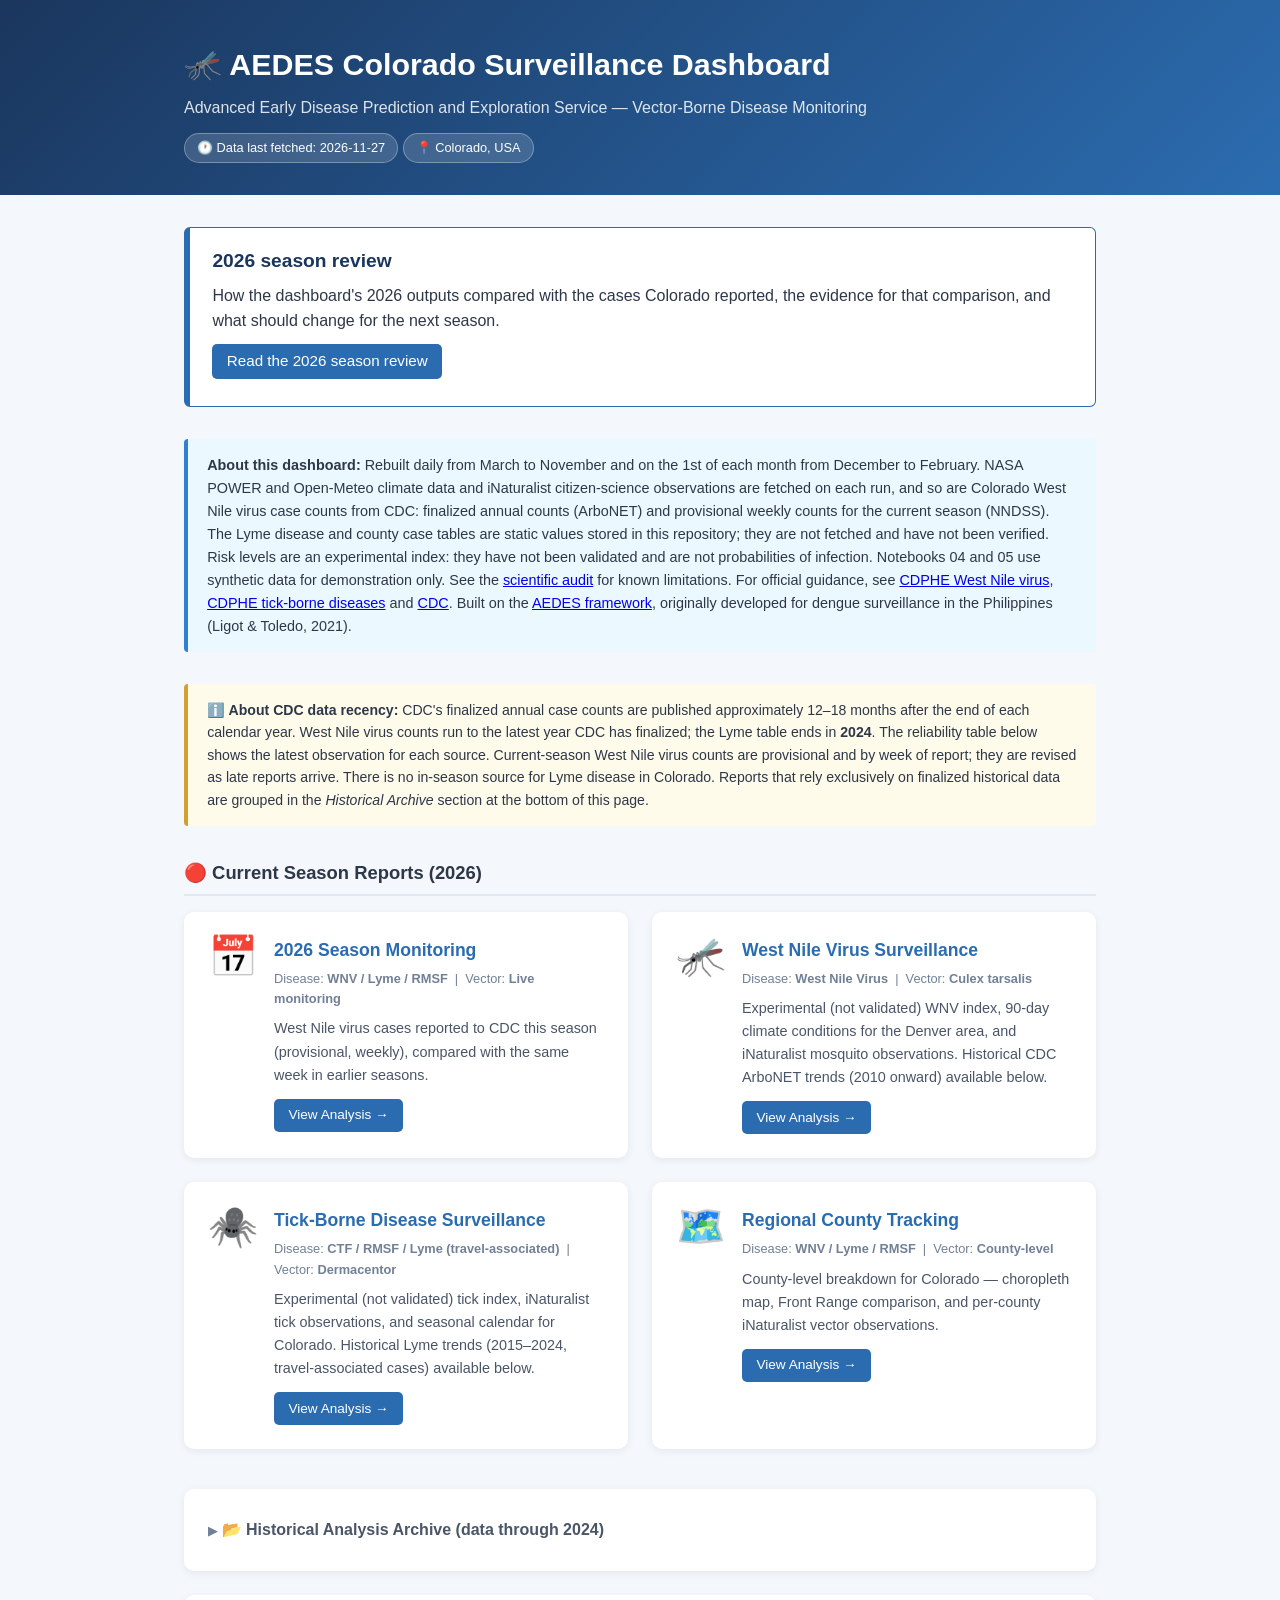
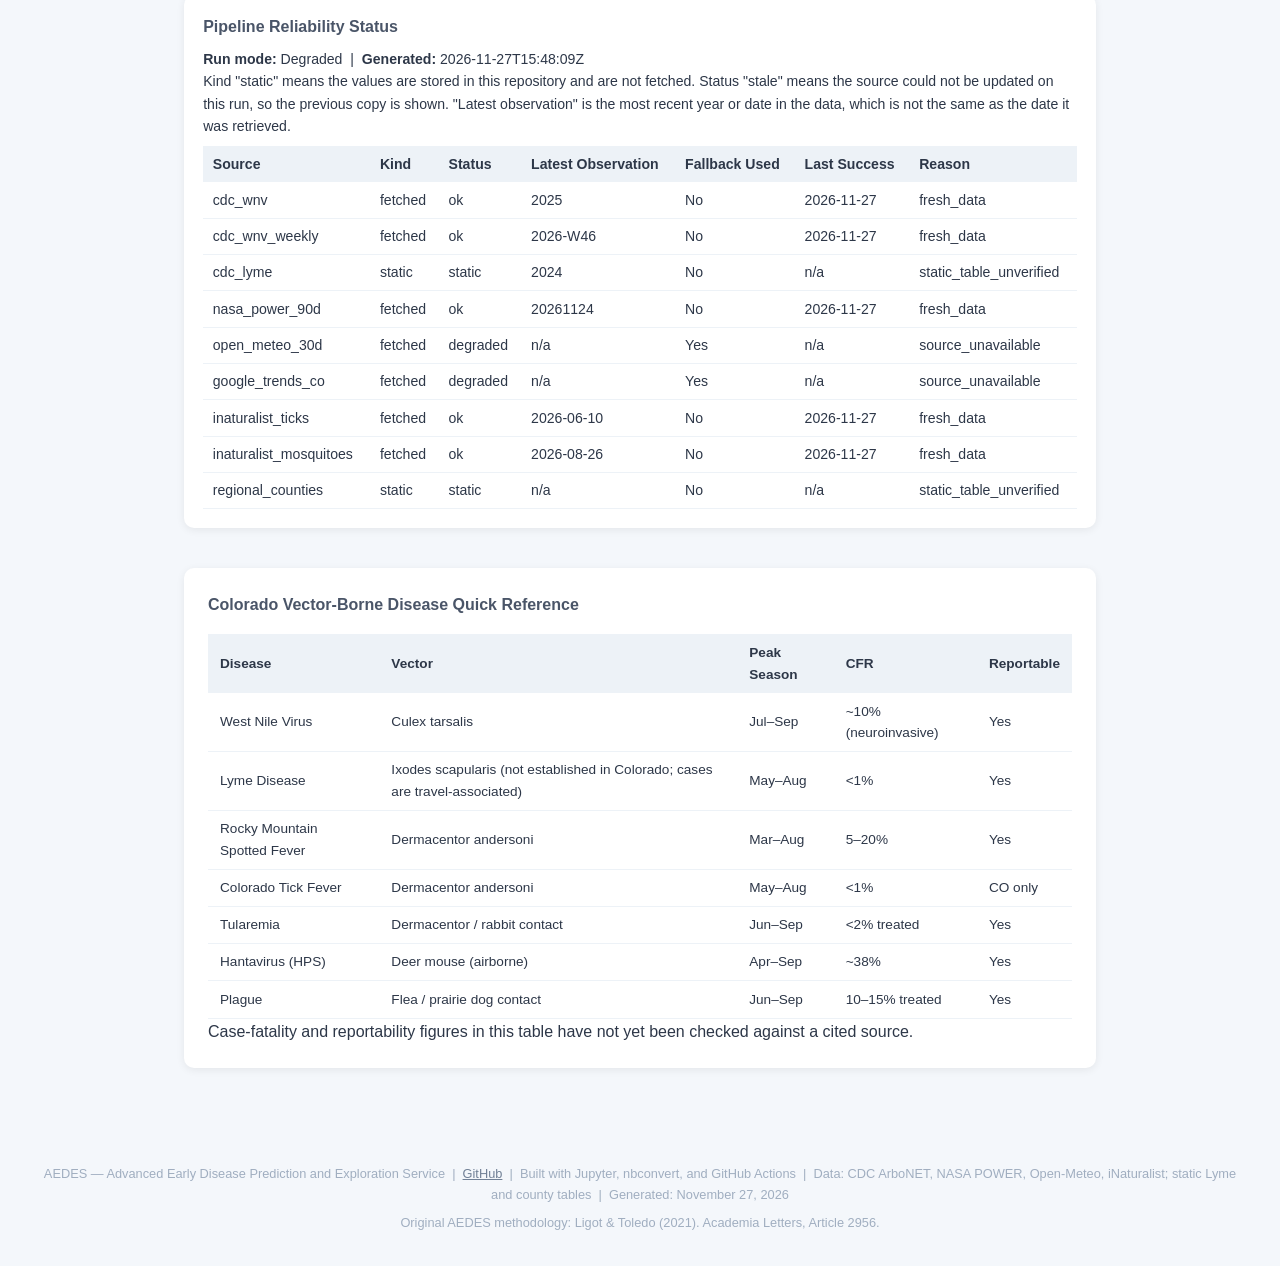
<file: index.html>
<!DOCTYPE html>
<html lang="en">
<head>
  <meta charset="UTF-8">
  <meta name="viewport" content="width=device-width, initial-scale=1.0">
  <title>AEDES — Colorado Vector-Borne Disease Surveillance</title>
  <style>
    *, *::before, *::after { box-sizing: border-box; margin: 0; padding: 0; }

    body {
      font-family: -apple-system, BlinkMacSystemFont, 'Segoe UI', Roboto, sans-serif;
      background: #f4f7fb;
      color: #2d3748;
      line-height: 1.6;
    }

    header {
      background: linear-gradient(135deg, #1a365d 0%, #2b6cb0 100%);
      color: white;
      padding: 2.5rem 2rem 2rem;
    }
    header h1 { font-size: 1.9rem; font-weight: 700; }
    header p  { opacity: 0.85; margin-top: 0.4rem; font-size: 1rem; }
    .badge {
      display: inline-block;
      background: rgba(255,255,255,0.15);
      border: 1px solid rgba(255,255,255,0.3);
      border-radius: 20px;
      padding: 0.25rem 0.75rem;
      font-size: 0.8rem;
      margin-top: 0.75rem;
    }

    .container { max-width: 960px; margin: 0 auto; padding: 2rem 1.5rem; }

    .alert {
      background: #ebf8ff;
      border-left: 4px solid #3182ce;
      border-radius: 4px;
      padding: 0.9rem 1.2rem;
      margin-bottom: 2rem;
      font-size: 0.9rem;
    }

    .review-callout {
      background: white;
      border: 1px solid #2b6cb0;
      border-left-width: 6px;
      border-radius: 6px;
      padding: 1.1rem 1.4rem;
      margin-bottom: 2rem;
    }
    .review-callout h2 { font-size: 1.2rem; color: #1a365d; margin-bottom: 0.4rem; }
    .review-callout p { margin-bottom: 0.6rem; }
    .review-callout .btn { font-size: 0.95rem; }

    .data-note {
      background: #fffbeb;
      border-left: 4px solid #d69e2e;
      border-radius: 4px;
      padding: 0.9rem 1.2rem;
      margin-bottom: 2rem;
      font-size: 0.88rem;
    }

    .section-heading {
      font-size: 1.15rem;
      font-weight: 600;
      color: #2d3748;
      margin: 2rem 0 1rem;
      padding-bottom: 0.4rem;
      border-bottom: 2px solid #e2e8f0;
    }

    .grid { display: grid; grid-template-columns: repeat(auto-fill, minmax(400px, 1fr)); gap: 1.5rem; }

    .card {
      background: white;
      border-radius: 10px;
      box-shadow: 0 2px 8px rgba(0,0,0,0.07);
      display: flex;
      gap: 1rem;
      padding: 1.5rem;
      transition: box-shadow 0.2s;
    }
    .card:hover { box-shadow: 0 4px 16px rgba(0,0,0,0.13); }
    .card-archive { opacity: 0.88; border: 1px solid #e2e8f0; box-shadow: none; }
    .card-icon { font-size: 2.5rem; flex-shrink: 0; line-height: 1; }
    .card-body h2 { font-size: 1.1rem; margin-bottom: 0.3rem; }
    .card-body h2 a { color: #2b6cb0; text-decoration: none; }
    .card-body h2 a:hover { text-decoration: underline; }
    .card-body .meta { font-size: 0.8rem; color: #718096; margin-bottom: 0.5rem; }
    .card-body p { font-size: 0.9rem; color: #4a5568; margin-bottom: 0.75rem; }
    .archive-badge {
      display: inline-block;
      background: #faf5e4;
      border: 1px solid #d69e2e;
      border-radius: 12px;
      padding: 0.15rem 0.6rem;
      font-size: 0.78rem;
      color: #744210;
      margin-bottom: 0.5rem;
    }
    .btn {
      display: inline-block;
      background: #2b6cb0;
      color: white;
      padding: 0.35rem 0.9rem;
      border-radius: 5px;
      font-size: 0.85rem;
      text-decoration: none;
    }
    .btn:hover { background: #2c5282; }

    .no-data { color: #718096; font-style: italic; padding: 1rem 0; }

    .archive-section {
      margin-top: 2.5rem;
      background: white;
      border-radius: 10px;
      padding: 1.5rem;
      box-shadow: 0 2px 8px rgba(0,0,0,0.07);
    }
    .archive-section summary {
      cursor: pointer;
      list-style: none;
      padding: 0.25rem 0;
    }
    .archive-section summary::-webkit-details-marker { display: none; }
    .archive-section summary::before {
      content: '▶ ';
      font-size: 0.8em;
      color: #718096;
    }
    .archive-section[open] summary::before { content: '▼ '; }
    .archive-heading {
      display: inline;
      font-size: 1rem;
      font-weight: 600;
      color: #4a5568;
    }
    .archive-note {
      font-size: 0.85rem;
      color: #718096;
      margin: 0.75rem 0 1.25rem;
    }

    .disease-key {
      margin-top: 2.5rem;
      background: white;
      border-radius: 10px;
      padding: 1.5rem;
      box-shadow: 0 2px 8px rgba(0,0,0,0.07);
    }
    .reliability {
      margin-top: 1.5rem;
      background: white;
      border-radius: 10px;
      padding: 1.2rem;
      box-shadow: 0 2px 8px rgba(0,0,0,0.07);
      font-size: 0.88rem;
    }
    .reliability h3 { font-size: 1rem; margin-bottom: 0.5rem; color: #4a5568; }
    .reliability table { width: 100%; border-collapse: collapse; margin-top: 0.5rem; }
    .reliability th { background: #edf2f7; text-align: left; padding: 0.45rem 0.6rem; }
    .reliability td { padding: 0.4rem 0.6rem; border-bottom: 1px solid #edf2f7; }
    .disease-key h3 { font-size: 1rem; font-weight: 600; margin-bottom: 1rem; color: #4a5568; }
    .disease-key table { width: 100%; border-collapse: collapse; font-size: 0.85rem; }
    .disease-key th { background: #edf2f7; text-align: left; padding: 0.5rem 0.75rem; }
    .disease-key td { padding: 0.45rem 0.75rem; border-bottom: 1px solid #edf2f7; }

    footer {
      text-align: center;
      padding: 2rem;
      font-size: 0.8rem;
      color: #a0aec0;
      margin-top: 2rem;
    }
    footer a { color: #718096; }
  </style>
</head>
<body>

<header>
  <div class="container" style="padding-top:0; padding-bottom:0;">
    <h1>🦟 AEDES Colorado Surveillance Dashboard</h1>
    <p>Advanced Early Disease Prediction and Exploration Service — Vector-Borne Disease Monitoring</p>
    <span class="badge">🕐 Data last fetched: 2026-11-27</span>
    <span class="badge">📍 Colorado, USA</span>
  </div>
</header>

<div class="container">

  <section class="review-callout" aria-labelledby="season-review-heading">
    <h2 id="season-review-heading">2026 season review</h2>
    <p>How the dashboard's 2026 outputs compared with the cases Colorado reported, the evidence for
    that comparison, and what should change for the next season.</p>
    <p><a class="btn" href="2026-season-review.html">Read the 2026 season review</a></p>
  </section>

  <div class="alert">
    <strong>About this dashboard:</strong> Rebuilt daily from March to November and on the 1st of each month from December to February. NASA POWER and Open-Meteo climate data and
    iNaturalist citizen-science observations are fetched on each run, and so are Colorado West Nile virus
    case counts from CDC: finalized annual counts (ArboNET) and provisional weekly counts for the current
    season (NNDSS). The Lyme disease and county case tables are static values stored in this
    repository; they are not fetched and have not been verified.
    Risk levels are an experimental index: they have not been validated and are not probabilities of
    infection. Notebooks 04 and 05 use synthetic data for demonstration only.
    See the <a href="https://github.com/mgifford/aedesproject-uif/blob/main/docs/SCIENTIFIC-AUDIT.md">scientific audit</a> for known limitations.
    For official guidance, see
    <a href="https://cdphe.colorado.gov/communicable/animal-related-diseases/west-nile-virus">CDPHE West Nile virus</a>,
    <a href="https://cdphe.colorado.gov/communicable/animal-related-diseases/tick-borne-diseases">CDPHE tick-borne diseases</a>
    and <a href="https://www.cdc.gov/west-nile-virus/index.html">CDC</a>.
    Built on the <a href="https://github.com/mgifford/aedesproject-uif">AEDES framework</a>,
    originally developed for dengue surveillance in the Philippines (Ligot &amp; Toledo, 2021).
  </div>

  <div class="data-note">
    <strong>ℹ️ About CDC data recency:</strong>
    CDC's finalized annual case counts are published approximately 12–18 months after the end of each
    calendar year. West Nile virus counts run to the latest year CDC has finalized; the Lyme table ends in
    <strong>2024</strong>. The reliability table below shows the latest observation for each source.
    Current-season West Nile virus counts are provisional and by week of report; they are revised as late
    reports arrive. There is no in-season source for Lyme disease in Colorado.
    Reports that rely exclusively on finalized historical data are grouped in the
    <em>Historical Archive</em> section at the bottom of this page.
  </div>

  <h2 class="section-heading">🔴 Current Season Reports (2026)</h2>
  <div class="grid">
    
        <div class="card">
          <div class="card-icon">📅</div>
          <div class="card-body">
            <h2><a href="notebooks/06_current_season_monitoring.html">2026 Season Monitoring</a></h2>
            <p class="meta">Disease: <strong>WNV / Lyme / RMSF</strong> &nbsp;|&nbsp; Vector: <strong>Live monitoring</strong></p>
            
            <p>West Nile virus cases reported to CDC this season (provisional, weekly), compared with the same week in earlier seasons.</p>
            <a href="notebooks/06_current_season_monitoring.html" class="btn">View Analysis →</a>
          </div>
        </div>

        <div class="card">
          <div class="card-icon">🦟</div>
          <div class="card-body">
            <h2><a href="notebooks/01_west_nile_virus_surveillance.html">West Nile Virus Surveillance</a></h2>
            <p class="meta">Disease: <strong>West Nile Virus</strong> &nbsp;|&nbsp; Vector: <strong>Culex tarsalis</strong></p>
            
            <p>Experimental (not validated) WNV index, 90-day climate conditions for the Denver area, and iNaturalist mosquito observations. Historical CDC ArboNET trends (2010 onward) available below.</p>
            <a href="notebooks/01_west_nile_virus_surveillance.html" class="btn">View Analysis →</a>
          </div>
        </div>

        <div class="card">
          <div class="card-icon">🕷️</div>
          <div class="card-body">
            <h2><a href="notebooks/02_tick_disease_surveillance.html">Tick-Borne Disease Surveillance</a></h2>
            <p class="meta">Disease: <strong>CTF / RMSF / Lyme (travel-associated)</strong> &nbsp;|&nbsp; Vector: <strong>Dermacentor</strong></p>
            
            <p>Experimental (not validated) tick index, iNaturalist tick observations, and seasonal calendar for Colorado. Historical Lyme trends (2015–2024, travel-associated cases) available below.</p>
            <a href="notebooks/02_tick_disease_surveillance.html" class="btn">View Analysis →</a>
          </div>
        </div>

        <div class="card">
          <div class="card-icon">🗺️</div>
          <div class="card-body">
            <h2><a href="notebooks/07_regional_tracking.html">Regional County Tracking</a></h2>
            <p class="meta">Disease: <strong>WNV / Lyme / RMSF</strong> &nbsp;|&nbsp; Vector: <strong>County-level</strong></p>
            
            <p>County-level breakdown for Colorado — choropleth map, Front Range comparison, and per-county iNaturalist vector observations.</p>
            <a href="notebooks/07_regional_tracking.html" class="btn">View Analysis →</a>
          </div>
        </div>
  </div>

  
  <section aria-label="Historical analysis archive">
    <details class="archive-section">
      <summary>
        <h2 class="archive-heading">📂 Historical Analysis Archive (data through 2024)</h2>
      </summary>
      <p class="archive-note">
        These notebooks use CDC finalized annual case data, which is published with a 12–18 month lag.
        The most recent finalized year is <strong>2024</strong>.
        They are preserved here for historical context and methodological reference.
      </p>
      <div class="grid">
        
        <div class="card  card-archive">
          <div class="card-icon">🌡️</div>
          <div class="card-body">
            <h2><a href="notebooks/04_climate_disease_correlation.html">Climate–Disease Correlation</a></h2>
            <p class="meta">Disease: <strong>WNV / Lyme</strong> &nbsp;|&nbsp; Vector: <strong>Climate-driven</strong></p>
            <span class="archive-badge">📂 Historical data (through 2024)</span>
            <p>Feature engineering with Growing Degree Days, winter survival risk, and correlation between climate variables and disease incidence.</p>
            <a href="notebooks/04_climate_disease_correlation.html" class="btn">View Analysis →</a>
          </div>
        </div>

        <div class="card  card-archive">
          <div class="card-icon">📈</div>
          <div class="card-body">
            <h2><a href="notebooks/05_climate_change_impact_analysis.html">Climate Change Impact Analysis</a></h2>
            <p class="meta">Disease: <strong>WNV / Lyme / RMSF</strong> &nbsp;|&nbsp; Vector: <strong>Multi-vector</strong></p>
            <span class="archive-badge">📂 Historical data (through 2024)</span>
            <p>Long-term climate trends, projected vector range expansion, and future risk scoring under warming scenarios.</p>
            <a href="notebooks/05_climate_change_impact_analysis.html" class="btn">View Analysis →</a>
          </div>
        </div>

        <div class="card  card-archive">
          <div class="card-icon">📊</div>
          <div class="card-body">
            <h2><a href="notebooks/03_multi_disease_dashboard.html">03 Multi Disease Dashboard</a></h2>
            <p class="meta">Disease: <strong>Unknown</strong> &nbsp;|&nbsp; Vector: <strong>Unknown</strong></p>
            <span class="archive-badge">📂 Historical data (through 2024)</span>
            <p>Surveillance analysis notebook.</p>
            <a href="notebooks/03_multi_disease_dashboard.html" class="btn">View Analysis →</a>
          </div>
        </div>

        <div class="card  card-archive">
          <div class="card-icon">📊</div>
          <div class="card-body">
            <h2><a href="notebooks/08_comprehensive_surveillance_dashboard.html">08 Comprehensive Surveillance Dashboard</a></h2>
            <p class="meta">Disease: <strong>Unknown</strong> &nbsp;|&nbsp; Vector: <strong>Unknown</strong></p>
            <span class="archive-badge">📂 Historical data (through 2024)</span>
            <p>Surveillance analysis notebook.</p>
            <a href="notebooks/08_comprehensive_surveillance_dashboard.html" class="btn">View Analysis →</a>
          </div>
        </div>

        <div class="card  card-archive">
          <div class="card-icon">📊</div>
          <div class="card-body">
            <h2><a href="notebooks/09_model_validation_report.html">09 Model Validation Report</a></h2>
            <p class="meta">Disease: <strong>Unknown</strong> &nbsp;|&nbsp; Vector: <strong>Unknown</strong></p>
            <span class="archive-badge">📂 Historical data (through 2024)</span>
            <p>Surveillance analysis notebook.</p>
            <a href="notebooks/09_model_validation_report.html" class="btn">View Analysis →</a>
          </div>
        </div>
      </div>
    </details>
  </section>


  
  <div class="reliability">
    <h3>Pipeline Reliability Status</h3>
    <p><strong>Run mode:</strong> Degraded &nbsp;|&nbsp; <strong>Generated:</strong> 2026-11-27T15:48:09Z</p>
    <p>Kind "static" means the values are stored in this repository and are not fetched. Status "stale" means
    the source could not be updated on this run, so the previous copy is shown. "Latest observation" is the
    most recent year or date in the data, which is not the same as the date it was retrieved.</p>
    <table>
      <thead>
        <tr>
          <th>Source</th>
          <th>Kind</th>
          <th>Status</th>
          <th>Latest Observation</th>
          <th>Fallback Used</th>
          <th>Last Success</th>
          <th>Reason</th>
        </tr>
      </thead>
      <tbody>
        <tr><td>cdc_wnv</td><td>fetched</td><td>ok</td><td>2025</td><td>No</td><td>2026-11-27</td><td>fresh_data</td></tr>
<tr><td>cdc_wnv_weekly</td><td>fetched</td><td>ok</td><td>2026-W46</td><td>No</td><td>2026-11-27</td><td>fresh_data</td></tr>
<tr><td>cdc_lyme</td><td>static</td><td>static</td><td>2024</td><td>No</td><td>n/a</td><td>static_table_unverified</td></tr>
<tr><td>nasa_power_90d</td><td>fetched</td><td>ok</td><td>20261124</td><td>No</td><td>2026-11-27</td><td>fresh_data</td></tr>
<tr><td>open_meteo_30d</td><td>fetched</td><td>degraded</td><td>n/a</td><td>Yes</td><td>n/a</td><td>source_unavailable</td></tr>
<tr><td>google_trends_co</td><td>fetched</td><td>degraded</td><td>n/a</td><td>Yes</td><td>n/a</td><td>source_unavailable</td></tr>
<tr><td>inaturalist_ticks</td><td>fetched</td><td>ok</td><td>2026-06-10</td><td>No</td><td>2026-11-27</td><td>fresh_data</td></tr>
<tr><td>inaturalist_mosquitoes</td><td>fetched</td><td>ok</td><td>2026-08-26</td><td>No</td><td>2026-11-27</td><td>fresh_data</td></tr>
<tr><td>regional_counties</td><td>static</td><td>static</td><td>n/a</td><td>No</td><td>n/a</td><td>static_table_unverified</td></tr>
      </tbody>
    </table>
  </div>


  <div class="disease-key">
    <h3>Colorado Vector-Borne Disease Quick Reference</h3>
    <table>
      <thead>
        <tr>
          <th>Disease</th>
          <th>Vector</th>
          <th>Peak Season</th>
          <th>CFR</th>
          <th>Reportable</th>
        </tr>
      </thead>
      <tbody>
        <tr><td>West Nile Virus</td><td>Culex tarsalis</td><td>Jul–Sep</td><td>~10% (neuroinvasive)</td><td>Yes</td></tr>
        <tr><td>Lyme Disease</td><td>Ixodes scapularis (not established in Colorado; cases are travel-associated)</td><td>May–Aug</td><td>&lt;1%</td><td>Yes</td></tr>
        <tr><td>Rocky Mountain Spotted Fever</td><td>Dermacentor andersoni</td><td>Mar–Aug</td><td>5–20%</td><td>Yes</td></tr>
        <tr><td>Colorado Tick Fever</td><td>Dermacentor andersoni</td><td>May–Aug</td><td>&lt;1%</td><td>CO only</td></tr>
        <tr><td>Tularemia</td><td>Dermacentor / rabbit contact</td><td>Jun–Sep</td><td>&lt;2% treated</td><td>Yes</td></tr>
        <tr><td>Hantavirus (HPS)</td><td>Deer mouse (airborne)</td><td>Apr–Sep</td><td>~38%</td><td>Yes</td></tr>
        <tr><td>Plague</td><td>Flea / prairie dog contact</td><td>Jun–Sep</td><td>10–15% treated</td><td>Yes</td></tr>
      </tbody>
    </table>
    <p>Case-fatality and reportability figures in this table have not yet been checked against a cited source.</p>
  </div>

</div>

<footer>
  <p>
    AEDES — Advanced Early Disease Prediction and Exploration Service &nbsp;|&nbsp;
    <a href="https://github.com/mgifford/aedesproject-uif">GitHub</a> &nbsp;|&nbsp;
    Built with Jupyter, nbconvert, and GitHub Actions &nbsp;|&nbsp;
    Data: CDC ArboNET, NASA POWER, Open-Meteo, iNaturalist; static Lyme and county tables &nbsp;|&nbsp;
    Generated: November 27, 2026
  </p>
  <p style="margin-top:0.5rem;">
    Original AEDES methodology: Ligot &amp; Toledo (2021). Academia Letters, Article 2956.
  </p>
</footer>

</body>
</html>
</file>
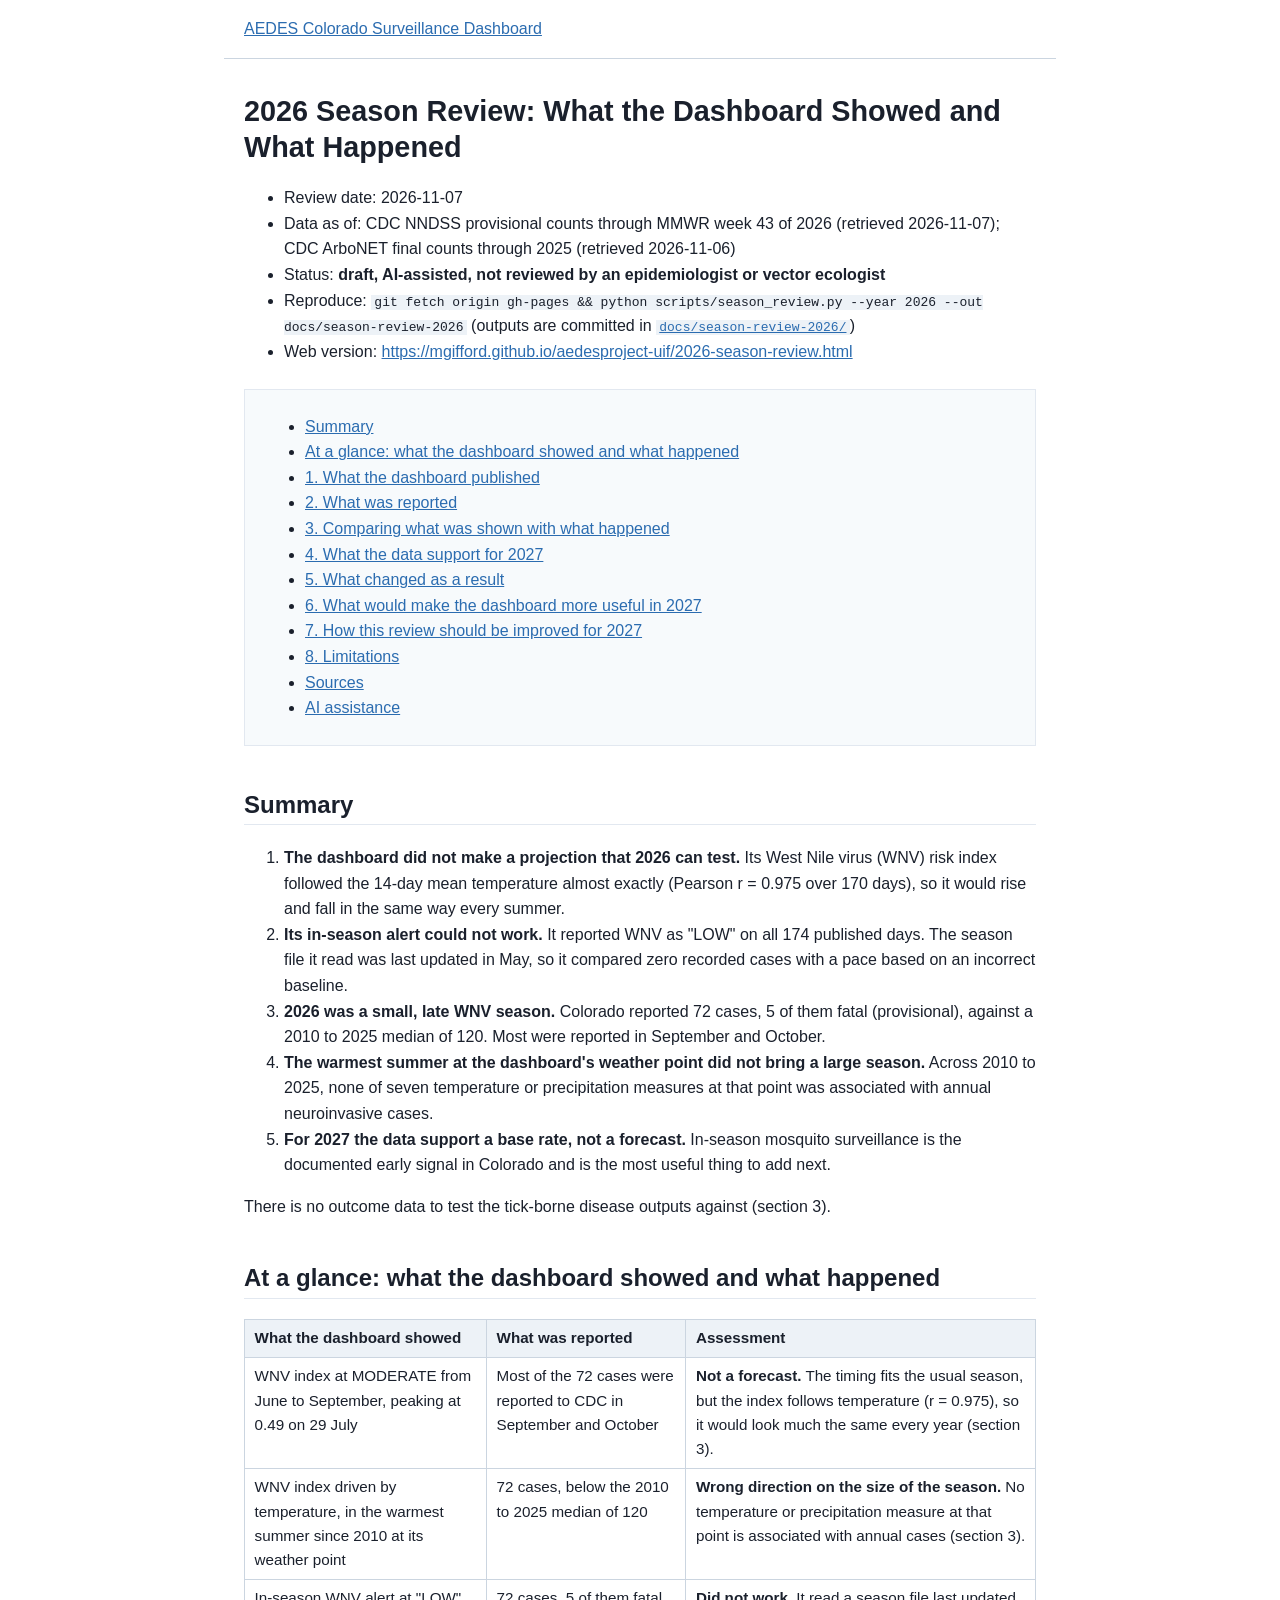
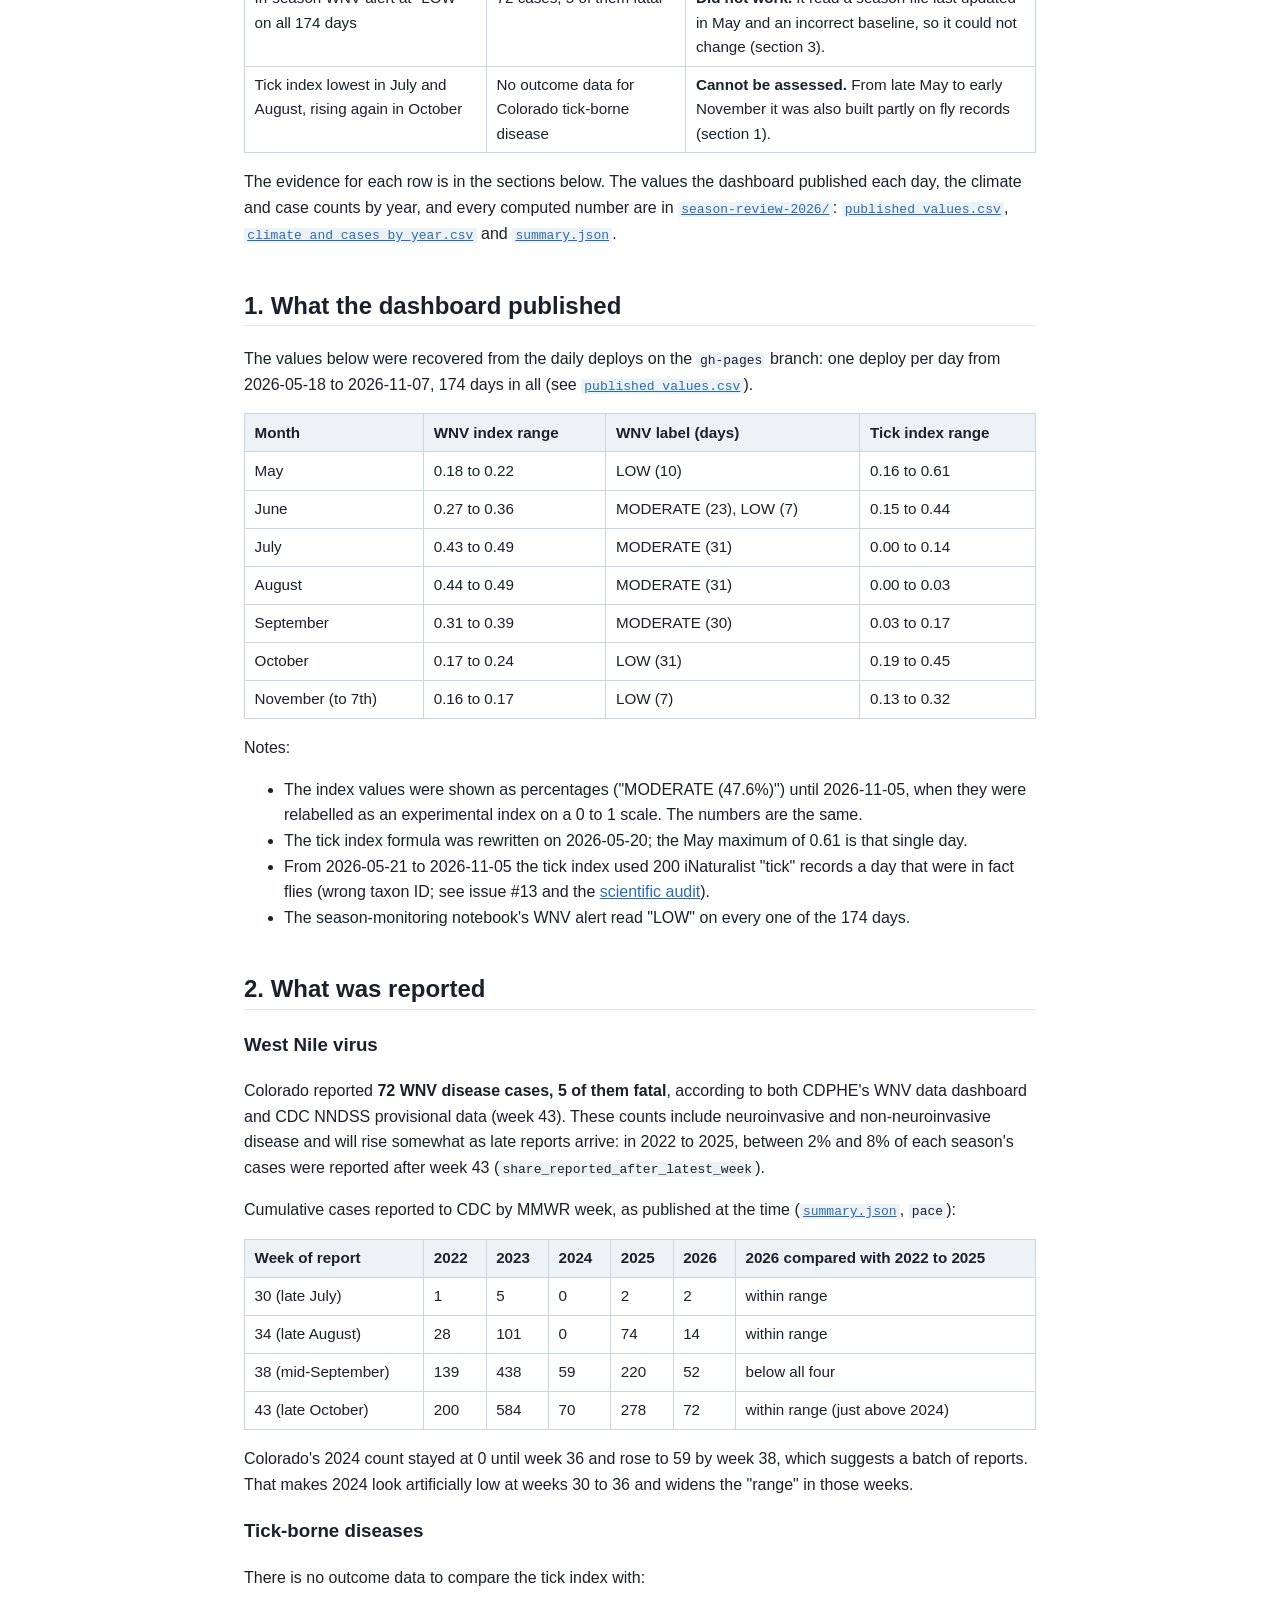
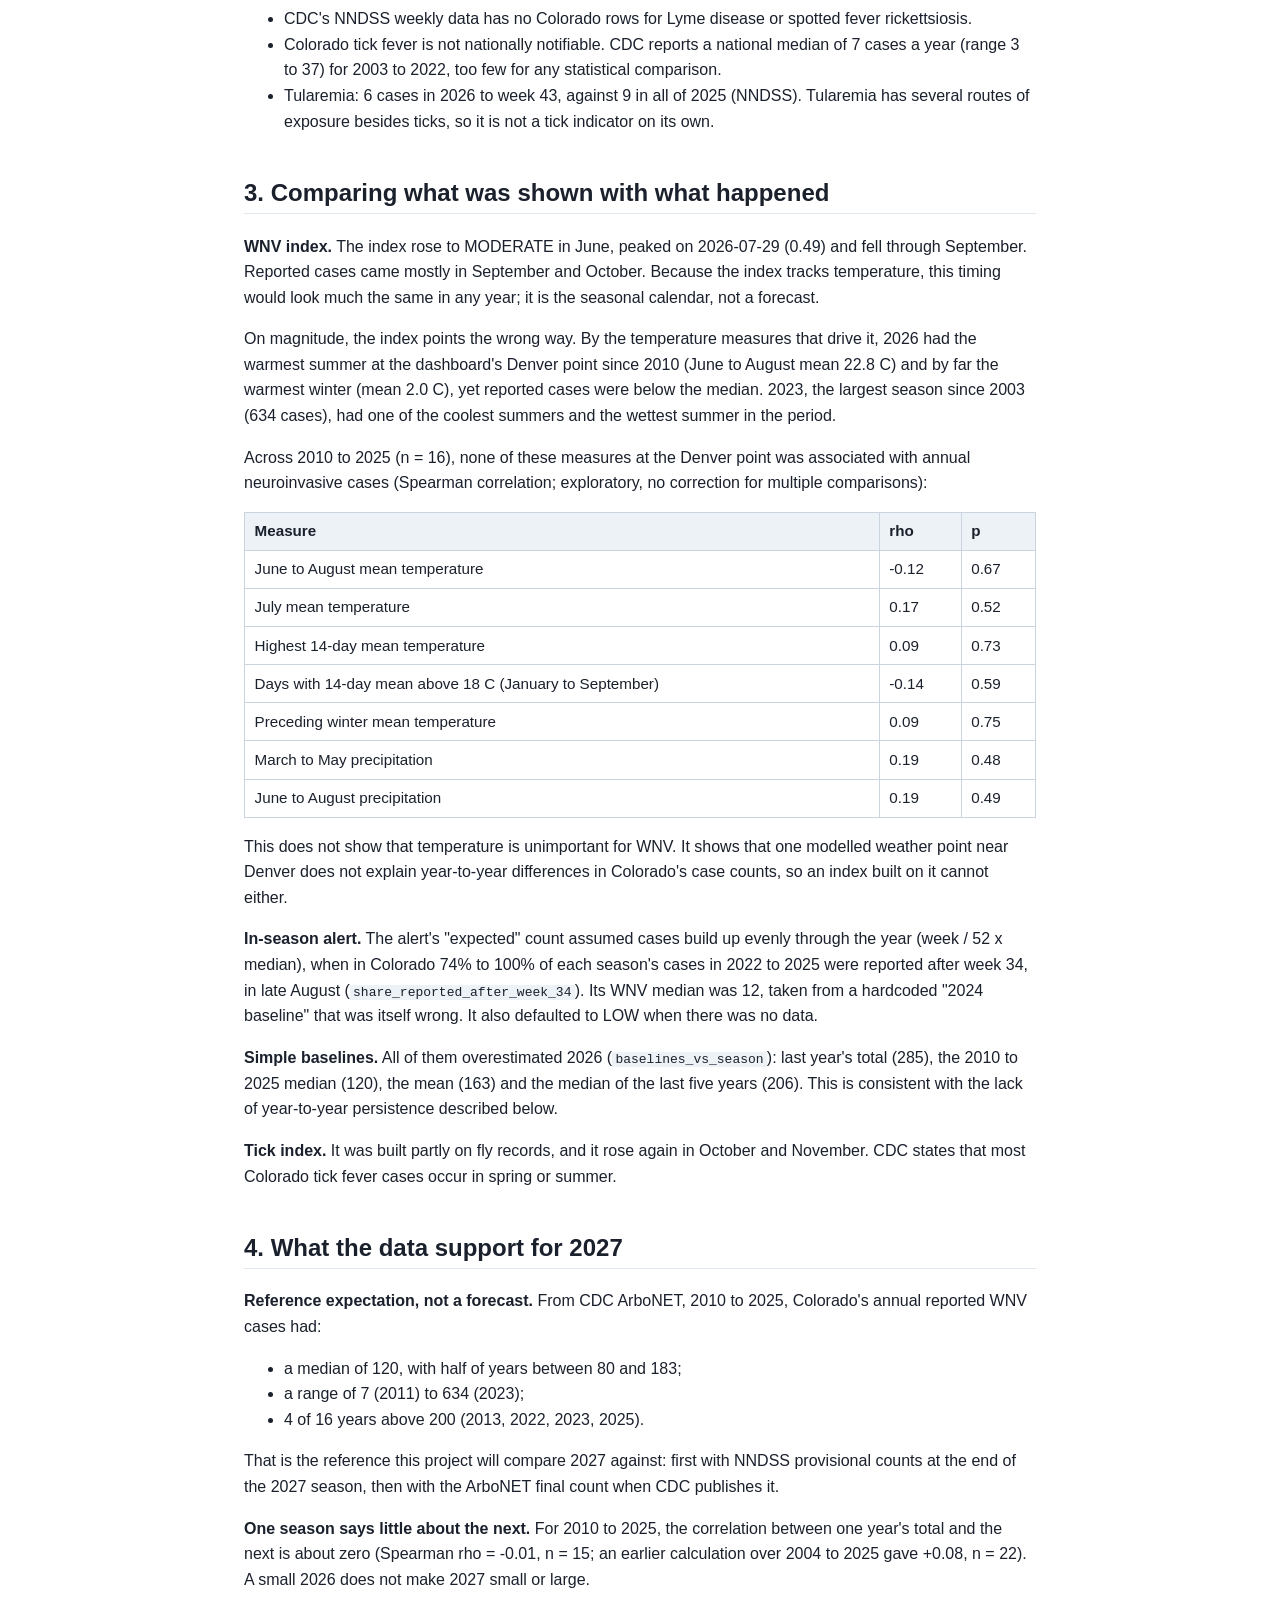
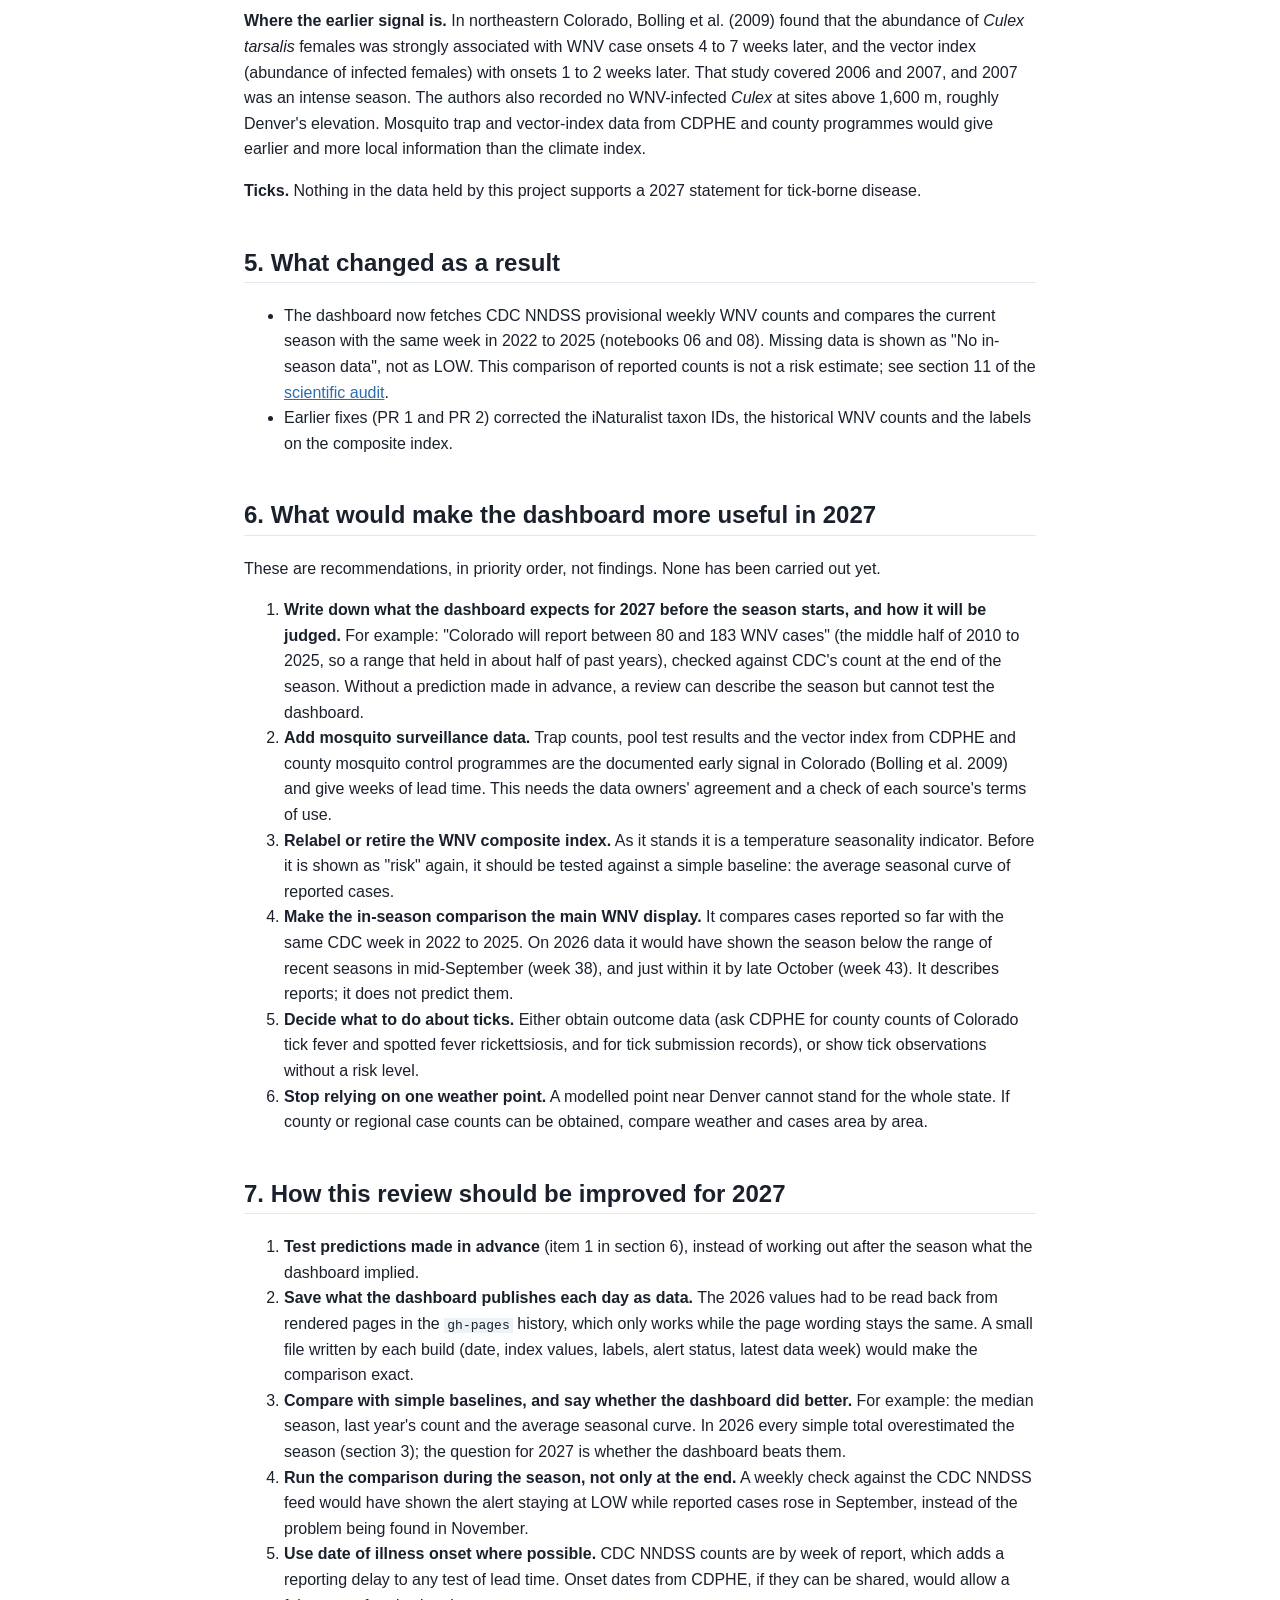
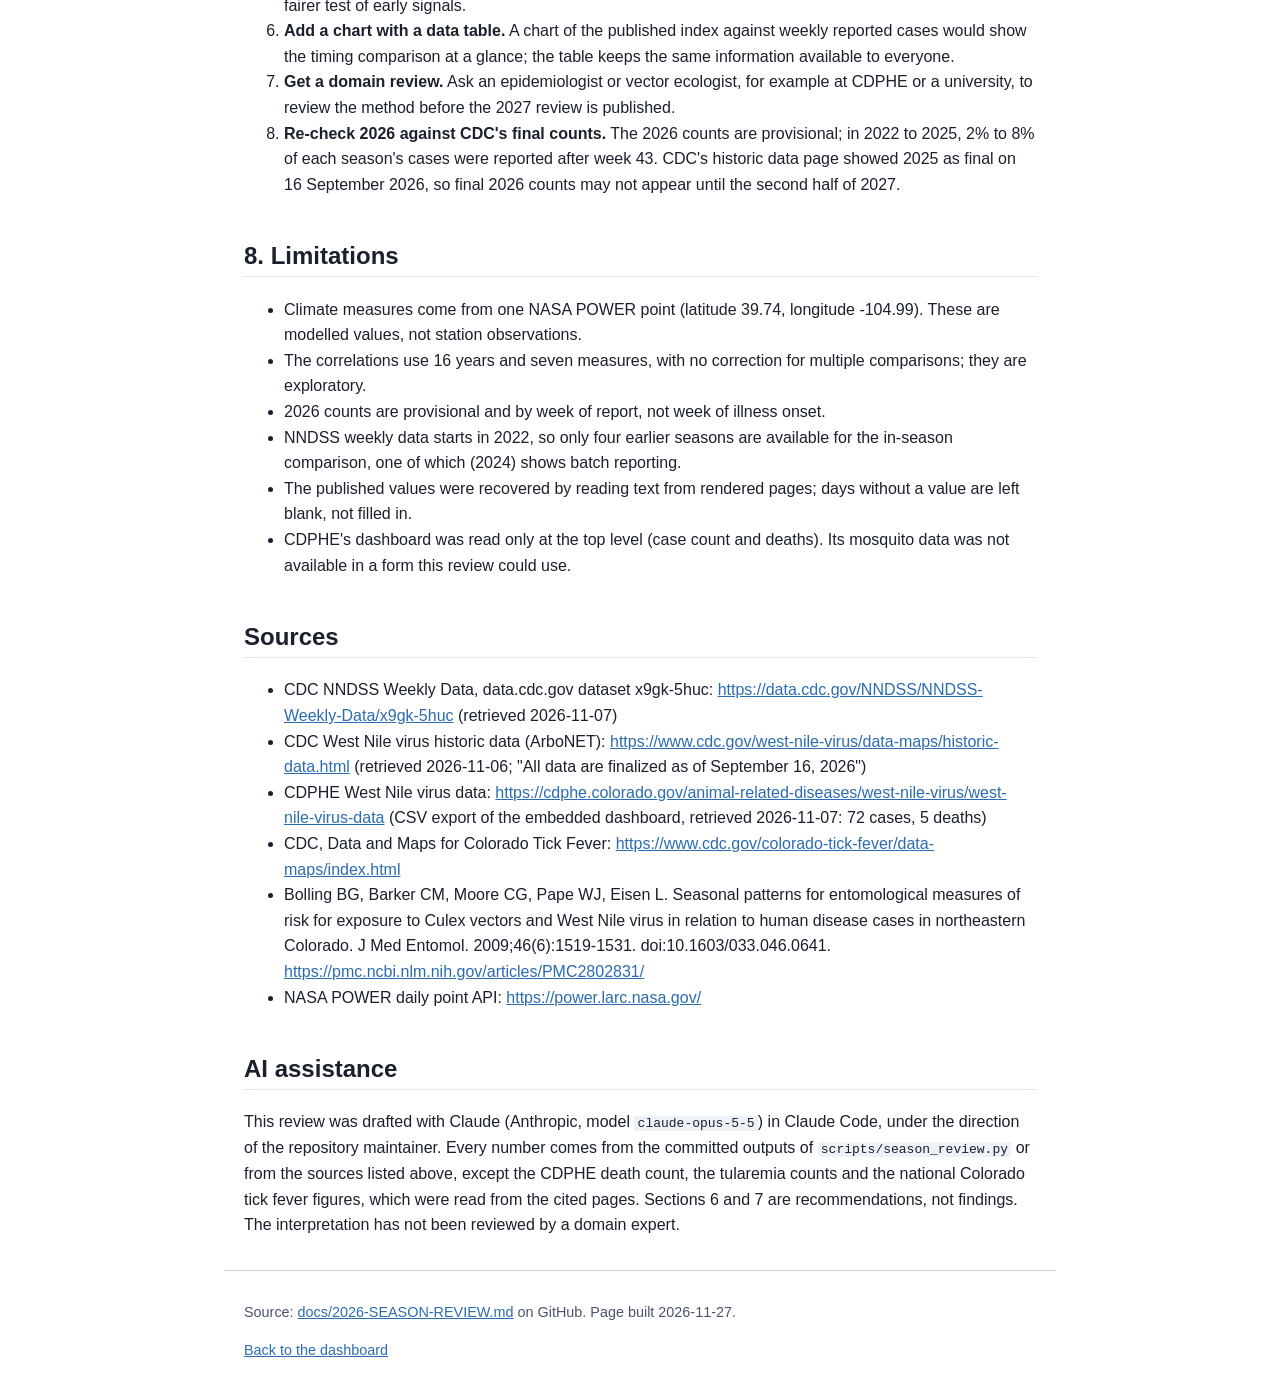
<file: 2026-season-review.html>
<!DOCTYPE html>
<html lang="en">
<head>
  <meta charset="UTF-8">
  <meta name="viewport" content="width=device-width, initial-scale=1.0">
  <title>2026 Season Review: What the Dashboard Showed and What Happened | AEDES Colorado</title>
  <style>
  *, *::before, *::after { box-sizing: border-box; }
  body { margin: 0; font-family: -apple-system, BlinkMacSystemFont, 'Segoe UI', Roboto, sans-serif;
         line-height: 1.6; color: #1a202c; background: #fff; }
  a { color: #2b6cb0; overflow-wrap: anywhere; }
  a:focus-visible, .table-scroll:focus-visible { outline: 3px solid #1a365d; outline-offset: 2px; }
  .skip-link { position: absolute; left: -9999px; }
  .skip-link:focus { left: 1rem; top: 1rem; background: #fff; padding: 0.5rem; z-index: 1; }
  .site-header, main, footer { max-width: 52rem; margin: 0 auto; padding: 1rem 1.25rem; }
  .site-header { border-bottom: 1px solid #cbd5e0; }
  h1 { font-size: 1.8rem; line-height: 1.25; }
  h2 { margin-top: 2.5rem; border-bottom: 1px solid #e2e8f0; }
  nav.toc { background: #f7fafc; border: 1px solid #e2e8f0; padding: 0.5rem 1.25rem; margin: 1.5rem 0; }
  .table-scroll { overflow-x: auto; margin: 1rem 0; }
  table { border-collapse: collapse; width: 100%; font-size: 0.95rem; }
  th, td { border: 1px solid #cbd5e0; padding: 0.4rem 0.6rem; text-align: left; vertical-align: top; }
  th { background: #edf2f7; }
  code { background: #edf2f7; padding: 0 0.2rem; overflow-wrap: anywhere; }
  footer { border-top: 1px solid #cbd5e0; font-size: 0.9rem; color: #4a5568; }
</style>
</head>
<body>
<a class="skip-link" href="#main">Skip to the review</a>
<header class="site-header">
  <nav aria-label="Site">
    <a href="index.html">AEDES Colorado Surveillance Dashboard</a>
  </nav>
</header>
<main id="main">
<h1 id="2026-season-review-what-the-dashboard-showed-and-what-happened">2026 Season Review: What the Dashboard Showed and What Happened</h1>
<ul>
<li>Review date: 2026-11-07</li>
<li>Data as of: CDC NNDSS provisional counts through MMWR week 43 of 2026 (retrieved 2026-11-07); CDC ArboNET final counts through 2025 (retrieved 2026-11-06)</li>
<li>Status: <strong>draft, AI-assisted, not reviewed by an epidemiologist or vector ecologist</strong></li>
<li>Reproduce: <code>git fetch origin gh-pages &amp;&amp; python scripts/season_review.py --year 2026 --out docs/season-review-2026</code> (outputs are committed in <a href="https://github.com/mgifford/aedesproject-uif/tree/main/docs/season-review-2026"><code>docs/season-review-2026/</code></a>)</li>
<li>Web version: <a href="https://mgifford.github.io/aedesproject-uif/2026-season-review.html">https://mgifford.github.io/aedesproject-uif/2026-season-review.html</a></li>
</ul>
<nav class="toc" aria-label="On this page">
  <ul>
    <li><a href="#summary">Summary</a></li>
    <li><a href="#at-a-glance-what-the-dashboard-showed-and-what-happened">At a glance: what the dashboard showed and what happened</a></li>
    <li><a href="#1-what-the-dashboard-published">1. What the dashboard published</a></li>
    <li><a href="#2-what-was-reported">2. What was reported</a></li>
    <li><a href="#3-comparing-what-was-shown-with-what-happened">3. Comparing what was shown with what happened</a></li>
    <li><a href="#4-what-the-data-support-for-2027">4. What the data support for 2027</a></li>
    <li><a href="#5-what-changed-as-a-result">5. What changed as a result</a></li>
    <li><a href="#6-what-would-make-the-dashboard-more-useful-in-2027">6. What would make the dashboard more useful in 2027</a></li>
    <li><a href="#7-how-this-review-should-be-improved-for-2027">7. How this review should be improved for 2027</a></li>
    <li><a href="#8-limitations">8. Limitations</a></li>
    <li><a href="#sources">Sources</a></li>
    <li><a href="#ai-assistance">AI assistance</a></li>
  </ul>
</nav>
<h2 id="summary">Summary</h2>
<ol>
<li><strong>The dashboard did not make a projection that 2026 can test.</strong> Its West Nile virus (WNV) risk index followed the 14-day mean temperature almost exactly (Pearson r = 0.975 over 170 days), so it would rise and fall in the same way every summer.</li>
<li><strong>Its in-season alert could not work.</strong> It reported WNV as &quot;LOW&quot; on all 174 published days. The season file it read was last updated in May, so it compared zero recorded cases with a pace based on an incorrect baseline.</li>
<li><strong>2026 was a small, late WNV season.</strong> Colorado reported 72 cases, 5 of them fatal (provisional), against a 2010 to 2025 median of 120. Most were reported in September and October.</li>
<li><strong>The warmest summer at the dashboard's weather point did not bring a large season.</strong> Across 2010 to 2025, none of seven temperature or precipitation measures at that point was associated with annual neuroinvasive cases.</li>
<li><strong>For 2027 the data support a base rate, not a forecast.</strong> In-season mosquito surveillance is the documented early signal in Colorado and is the most useful thing to add next.</li>
</ol>
<p>There is no outcome data to test the tick-borne disease outputs against (section 3).</p>
<h2 id="at-a-glance-what-the-dashboard-showed-and-what-happened">At a glance: what the dashboard showed and what happened</h2>
<div class="table-scroll" role="region" tabindex="0" aria-labelledby="at-a-glance-what-the-dashboard-showed-and-what-happened">
<table>
<thead>
<tr>
  <th>What the dashboard showed</th>
  <th>What was reported</th>
  <th>Assessment</th>
</tr>
</thead>
<tbody>
<tr>
  <td>WNV index at MODERATE from June to September, peaking at 0.49 on 29 July</td>
  <td>Most of the 72 cases were reported to CDC in September and October</td>
  <td><strong>Not a forecast.</strong> The timing fits the usual season, but the index follows temperature (r = 0.975), so it would look much the same every year (section 3).</td>
</tr>
<tr>
  <td>WNV index driven by temperature, in the warmest summer since 2010 at its weather point</td>
  <td>72 cases, below the 2010 to 2025 median of 120</td>
  <td><strong>Wrong direction on the size of the season.</strong> No temperature or precipitation measure at that point is associated with annual cases (section 3).</td>
</tr>
<tr>
  <td>In-season WNV alert at &quot;LOW&quot; on all 174 days</td>
  <td>72 cases, 5 of them fatal</td>
  <td><strong>Did not work.</strong> It read a season file last updated in May and an incorrect baseline, so it could not change (section 3).</td>
</tr>
<tr>
  <td>Tick index lowest in July and August, rising again in October</td>
  <td>No outcome data for Colorado tick-borne disease</td>
  <td><strong>Cannot be assessed.</strong> From late May to early November it was also built partly on fly records (section 1).</td>
</tr>
</tbody>
</table></div>
<p>The evidence for each row is in the sections below. The values the dashboard published each day, the climate and case counts by year, and every computed number are in <a href="https://github.com/mgifford/aedesproject-uif/tree/main/docs/season-review-2026"><code>season-review-2026/</code></a>: <a href="season-review-2026/published_values.csv"><code>published_values.csv</code></a>, <a href="season-review-2026/climate_and_cases_by_year.csv"><code>climate_and_cases_by_year.csv</code></a> and <a href="season-review-2026/summary.json"><code>summary.json</code></a>.</p>
<h2 id="1-what-the-dashboard-published">1. What the dashboard published</h2>
<p>The values below were recovered from the daily deploys on the <code>gh-pages</code> branch: one deploy per day from 2026-05-18 to 2026-11-07, 174 days in all (see <a href="season-review-2026/published_values.csv"><code>published_values.csv</code></a>).</p>
<div class="table-scroll" role="region" tabindex="0" aria-labelledby="1-what-the-dashboard-published">
<table>
<thead>
<tr>
  <th>Month</th>
  <th>WNV index range</th>
  <th>WNV label (days)</th>
  <th>Tick index range</th>
</tr>
</thead>
<tbody>
<tr>
  <td>May</td>
  <td>0.18 to 0.22</td>
  <td>LOW (10)</td>
  <td>0.16 to 0.61</td>
</tr>
<tr>
  <td>June</td>
  <td>0.27 to 0.36</td>
  <td>MODERATE (23), LOW (7)</td>
  <td>0.15 to 0.44</td>
</tr>
<tr>
  <td>July</td>
  <td>0.43 to 0.49</td>
  <td>MODERATE (31)</td>
  <td>0.00 to 0.14</td>
</tr>
<tr>
  <td>August</td>
  <td>0.44 to 0.49</td>
  <td>MODERATE (31)</td>
  <td>0.00 to 0.03</td>
</tr>
<tr>
  <td>September</td>
  <td>0.31 to 0.39</td>
  <td>MODERATE (30)</td>
  <td>0.03 to 0.17</td>
</tr>
<tr>
  <td>October</td>
  <td>0.17 to 0.24</td>
  <td>LOW (31)</td>
  <td>0.19 to 0.45</td>
</tr>
<tr>
  <td>November (to 7th)</td>
  <td>0.16 to 0.17</td>
  <td>LOW (7)</td>
  <td>0.13 to 0.32</td>
</tr>
</tbody>
</table></div>
<p>Notes:</p>
<ul>
<li>The index values were shown as percentages (&quot;MODERATE (47.6%)&quot;) until 2026-11-05, when they were relabelled as an experimental index on a 0 to 1 scale. The numbers are the same.</li>
<li>The tick index formula was rewritten on 2026-05-20; the May maximum of 0.61 is that single day.</li>
<li>From 2026-05-21 to 2026-11-05 the tick index used 200 iNaturalist &quot;tick&quot; records a day that were in fact flies (wrong taxon ID; see issue #13 and the <a href="https://github.com/mgifford/aedesproject-uif/blob/main/docs/SCIENTIFIC-AUDIT.md">scientific audit</a>).</li>
<li>The season-monitoring notebook's WNV alert read &quot;LOW&quot; on every one of the 174 days.</li>
</ul>
<h2 id="2-what-was-reported">2. What was reported</h2>
<h3 id="west-nile-virus">West Nile virus</h3>
<p>Colorado reported <strong>72 WNV disease cases, 5 of them fatal</strong>, according to both CDPHE's WNV data dashboard and CDC NNDSS provisional data (week 43). These counts include neuroinvasive and non-neuroinvasive disease and will rise somewhat as late reports arrive: in 2022 to 2025, between 2% and 8% of each season's cases were reported after week 43 (<code>share_reported_after_latest_week</code>).</p>
<p>Cumulative cases reported to CDC by MMWR week, as published at the time (<a href="season-review-2026/summary.json"><code>summary.json</code></a>, <code>pace</code>):</p>
<div class="table-scroll" role="region" tabindex="0" aria-labelledby="west-nile-virus">
<table>
<thead>
<tr>
  <th>Week of report</th>
  <th>2022</th>
  <th>2023</th>
  <th>2024</th>
  <th>2025</th>
  <th>2026</th>
  <th>2026 compared with 2022 to 2025</th>
</tr>
</thead>
<tbody>
<tr>
  <td>30 (late July)</td>
  <td>1</td>
  <td>5</td>
  <td>0</td>
  <td>2</td>
  <td>2</td>
  <td>within range</td>
</tr>
<tr>
  <td>34 (late August)</td>
  <td>28</td>
  <td>101</td>
  <td>0</td>
  <td>74</td>
  <td>14</td>
  <td>within range</td>
</tr>
<tr>
  <td>38 (mid-September)</td>
  <td>139</td>
  <td>438</td>
  <td>59</td>
  <td>220</td>
  <td>52</td>
  <td>below all four</td>
</tr>
<tr>
  <td>43 (late October)</td>
  <td>200</td>
  <td>584</td>
  <td>70</td>
  <td>278</td>
  <td>72</td>
  <td>within range (just above 2024)</td>
</tr>
</tbody>
</table></div>
<p>Colorado's 2024 count stayed at 0 until week 36 and rose to 59 by week 38, which suggests a batch of reports. That makes 2024 look artificially low at weeks 30 to 36 and widens the &quot;range&quot; in those weeks.</p>
<h3 id="tick-borne-diseases">Tick-borne diseases</h3>
<p>There is no outcome data to compare the tick index with:</p>
<ul>
<li>CDC's NNDSS weekly data has no Colorado rows for Lyme disease or spotted fever rickettsiosis.</li>
<li>Colorado tick fever is not nationally notifiable. CDC reports a national median of 7 cases a year (range 3 to 37) for 2003 to 2022, too few for any statistical comparison.</li>
<li>Tularemia: 6 cases in 2026 to week 43, against 9 in all of 2025 (NNDSS). Tularemia has several routes of exposure besides ticks, so it is not a tick indicator on its own.</li>
</ul>
<h2 id="3-comparing-what-was-shown-with-what-happened">3. Comparing what was shown with what happened</h2>
<p><strong>WNV index.</strong> The index rose to MODERATE in June, peaked on 2026-07-29 (0.49) and fell through September. Reported cases came mostly in September and October. Because the index tracks temperature, this timing would look much the same in any year; it is the seasonal calendar, not a forecast.</p>
<p>On magnitude, the index points the wrong way. By the temperature measures that drive it, 2026 had the warmest summer at the dashboard's Denver point since 2010 (June to August mean 22.8 C) and by far the warmest winter (mean 2.0 C), yet reported cases were below the median. 2023, the largest season since 2003 (634 cases), had one of the coolest summers and the wettest summer in the period.</p>
<p>Across 2010 to 2025 (n = 16), none of these measures at the Denver point was associated with annual neuroinvasive cases (Spearman correlation; exploratory, no correction for multiple comparisons):</p>
<div class="table-scroll" role="region" tabindex="0" aria-labelledby="3-comparing-what-was-shown-with-what-happened">
<table>
<thead>
<tr>
  <th>Measure</th>
  <th>rho</th>
  <th>p</th>
</tr>
</thead>
<tbody>
<tr>
  <td>June to August mean temperature</td>
  <td>-0.12</td>
  <td>0.67</td>
</tr>
<tr>
  <td>July mean temperature</td>
  <td>0.17</td>
  <td>0.52</td>
</tr>
<tr>
  <td>Highest 14-day mean temperature</td>
  <td>0.09</td>
  <td>0.73</td>
</tr>
<tr>
  <td>Days with 14-day mean above 18 C (January to September)</td>
  <td>-0.14</td>
  <td>0.59</td>
</tr>
<tr>
  <td>Preceding winter mean temperature</td>
  <td>0.09</td>
  <td>0.75</td>
</tr>
<tr>
  <td>March to May precipitation</td>
  <td>0.19</td>
  <td>0.48</td>
</tr>
<tr>
  <td>June to August precipitation</td>
  <td>0.19</td>
  <td>0.49</td>
</tr>
</tbody>
</table></div>
<p>This does not show that temperature is unimportant for WNV. It shows that one modelled weather point near Denver does not explain year-to-year differences in Colorado's case counts, so an index built on it cannot either.</p>
<p><strong>In-season alert.</strong> The alert's &quot;expected&quot; count assumed cases build up evenly through the year (week / 52 x median), when in Colorado 74% to 100% of each season's cases in 2022 to 2025 were reported after week 34, in late August (<code>share_reported_after_week_34</code>). Its WNV median was 12, taken from a hardcoded &quot;2024 baseline&quot; that was itself wrong. It also defaulted to LOW when there was no data.</p>
<p><strong>Simple baselines.</strong> All of them overestimated 2026 (<code>baselines_vs_season</code>): last year's total (285), the 2010 to 2025 median (120), the mean (163) and the median of the last five years (206). This is consistent with the lack of year-to-year persistence described below.</p>
<p><strong>Tick index.</strong> It was built partly on fly records, and it rose again in October and November. CDC states that most Colorado tick fever cases occur in spring or summer.</p>
<h2 id="4-what-the-data-support-for-2027">4. What the data support for 2027</h2>
<p><strong>Reference expectation, not a forecast.</strong> From CDC ArboNET, 2010 to 2025, Colorado's annual reported WNV cases had:</p>
<ul>
<li>a median of 120, with half of years between 80 and 183;</li>
<li>a range of 7 (2011) to 634 (2023);</li>
<li>4 of 16 years above 200 (2013, 2022, 2023, 2025).</li>
</ul>
<p>That is the reference this project will compare 2027 against: first with NNDSS provisional counts at the end of the 2027 season, then with the ArboNET final count when CDC publishes it.</p>
<p><strong>One season says little about the next.</strong> For 2010 to 2025, the correlation between one year's total and the next is about zero (Spearman rho = -0.01, n = 15; an earlier calculation over 2004 to 2025 gave +0.08, n = 22). A small 2026 does not make 2027 small or large.</p>
<p><strong>Where the earlier signal is.</strong> In northeastern Colorado, Bolling et al. (2009) found that the abundance of <em>Culex tarsalis</em> females was strongly associated with WNV case onsets 4 to 7 weeks later, and the vector index (abundance of infected females) with onsets 1 to 2 weeks later. That study covered 2006 and 2007, and 2007 was an intense season. The authors also recorded no WNV-infected <em>Culex</em> at sites above 1,600 m, roughly Denver's elevation. Mosquito trap and vector-index data from CDPHE and county programmes would give earlier and more local information than the climate index.</p>
<p><strong>Ticks.</strong> Nothing in the data held by this project supports a 2027 statement for tick-borne disease.</p>
<h2 id="5-what-changed-as-a-result">5. What changed as a result</h2>
<ul>
<li>The dashboard now fetches CDC NNDSS provisional weekly WNV counts and compares the current season with the same week in 2022 to 2025 (notebooks 06 and 08). Missing data is shown as &quot;No in-season data&quot;, not as LOW. This comparison of reported counts is not a risk estimate; see section 11 of the <a href="https://github.com/mgifford/aedesproject-uif/blob/main/docs/SCIENTIFIC-AUDIT.md">scientific audit</a>.</li>
<li>Earlier fixes (PR 1 and PR 2) corrected the iNaturalist taxon IDs, the historical WNV counts and the labels on the composite index.</li>
</ul>
<h2 id="6-what-would-make-the-dashboard-more-useful-in-2027">6. What would make the dashboard more useful in 2027</h2>
<p>These are recommendations, in priority order, not findings. None has been carried out yet.</p>
<ol>
<li><strong>Write down what the dashboard expects for 2027 before the season starts, and how it will be judged.</strong> For example: &quot;Colorado will report between 80 and 183 WNV cases&quot; (the middle half of 2010 to 2025, so a range that held in about half of past years), checked against CDC's count at the end of the season. Without a prediction made in advance, a review can describe the season but cannot test the dashboard.</li>
<li><strong>Add mosquito surveillance data.</strong> Trap counts, pool test results and the vector index from CDPHE and county mosquito control programmes are the documented early signal in Colorado (Bolling et al. 2009) and give weeks of lead time. This needs the data owners' agreement and a check of each source's terms of use.</li>
<li><strong>Relabel or retire the WNV composite index.</strong> As it stands it is a temperature seasonality indicator. Before it is shown as &quot;risk&quot; again, it should be tested against a simple baseline: the average seasonal curve of reported cases.</li>
<li><strong>Make the in-season comparison the main WNV display.</strong> It compares cases reported so far with the same CDC week in 2022 to 2025. On 2026 data it would have shown the season below the range of recent seasons in mid-September (week 38), and just within it by late October (week 43). It describes reports; it does not predict them.</li>
<li><strong>Decide what to do about ticks.</strong> Either obtain outcome data (ask CDPHE for county counts of Colorado tick fever and spotted fever rickettsiosis, and for tick submission records), or show tick observations without a risk level.</li>
<li><strong>Stop relying on one weather point.</strong> A modelled point near Denver cannot stand for the whole state. If county or regional case counts can be obtained, compare weather and cases area by area.</li>
</ol>
<h2 id="7-how-this-review-should-be-improved-for-2027">7. How this review should be improved for 2027</h2>
<ol>
<li><strong>Test predictions made in advance</strong> (item 1 in section 6), instead of working out after the season what the dashboard implied.</li>
<li><strong>Save what the dashboard publishes each day as data.</strong> The 2026 values had to be read back from rendered pages in the <code>gh-pages</code> history, which only works while the page wording stays the same. A small file written by each build (date, index values, labels, alert status, latest data week) would make the comparison exact.</li>
<li><strong>Compare with simple baselines, and say whether the dashboard did better.</strong> For example: the median season, last year's count and the average seasonal curve. In 2026 every simple total overestimated the season (section 3); the question for 2027 is whether the dashboard beats them.</li>
<li><strong>Run the comparison during the season, not only at the end.</strong> A weekly check against the CDC NNDSS feed would have shown the alert staying at LOW while reported cases rose in September, instead of the problem being found in November.</li>
<li><strong>Use date of illness onset where possible.</strong> CDC NNDSS counts are by week of report, which adds a reporting delay to any test of lead time. Onset dates from CDPHE, if they can be shared, would allow a fairer test of early signals.</li>
<li><strong>Add a chart with a data table.</strong> A chart of the published index against weekly reported cases would show the timing comparison at a glance; the table keeps the same information available to everyone.</li>
<li><strong>Get a domain review.</strong> Ask an epidemiologist or vector ecologist, for example at CDPHE or a university, to review the method before the 2027 review is published.</li>
<li><strong>Re-check 2026 against CDC's final counts.</strong> The 2026 counts are provisional; in 2022 to 2025, 2% to 8% of each season's cases were reported after week 43. CDC's historic data page showed 2025 as final on 16 September 2026, so final 2026 counts may not appear until the second half of 2027.</li>
</ol>
<h2 id="8-limitations">8. Limitations</h2>
<ul>
<li>Climate measures come from one NASA POWER point (latitude 39.74, longitude -104.99). These are modelled values, not station observations.</li>
<li>The correlations use 16 years and seven measures, with no correction for multiple comparisons; they are exploratory.</li>
<li>2026 counts are provisional and by week of report, not week of illness onset.</li>
<li>NNDSS weekly data starts in 2022, so only four earlier seasons are available for the in-season comparison, one of which (2024) shows batch reporting.</li>
<li>The published values were recovered by reading text from rendered pages; days without a value are left blank, not filled in.</li>
<li>CDPHE's dashboard was read only at the top level (case count and deaths). Its mosquito data was not available in a form this review could use.</li>
</ul>
<h2 id="sources">Sources</h2>
<ul>
<li>CDC NNDSS Weekly Data, data.cdc.gov dataset x9gk-5huc: <a href="https://data.cdc.gov/NNDSS/NNDSS-Weekly-Data/x9gk-5huc">https://data.cdc.gov/NNDSS/NNDSS-Weekly-Data/x9gk-5huc</a> (retrieved 2026-11-07)</li>
<li>CDC West Nile virus historic data (ArboNET): <a href="https://www.cdc.gov/west-nile-virus/data-maps/historic-data.html">https://www.cdc.gov/west-nile-virus/data-maps/historic-data.html</a> (retrieved 2026-11-06; &quot;All data are finalized as of September 16, 2026&quot;)</li>
<li>CDPHE West Nile virus data: <a href="https://cdphe.colorado.gov/animal-related-diseases/west-nile-virus/west-nile-virus-data">https://cdphe.colorado.gov/animal-related-diseases/west-nile-virus/west-nile-virus-data</a> (CSV export of the embedded dashboard, retrieved 2026-11-07: 72 cases, 5 deaths)</li>
<li>CDC, Data and Maps for Colorado Tick Fever: <a href="https://www.cdc.gov/colorado-tick-fever/data-maps/index.html">https://www.cdc.gov/colorado-tick-fever/data-maps/index.html</a></li>
<li>Bolling BG, Barker CM, Moore CG, Pape WJ, Eisen L. Seasonal patterns for entomological measures of risk for exposure to Culex vectors and West Nile virus in relation to human disease cases in northeastern Colorado. J Med Entomol. 2009;46(6):1519-1531. doi:10.1603/033.046.0641. <a href="https://pmc.ncbi.nlm.nih.gov/articles/PMC2802831/">https://pmc.ncbi.nlm.nih.gov/articles/PMC2802831/</a></li>
<li>NASA POWER daily point API: <a href="https://power.larc.nasa.gov/">https://power.larc.nasa.gov/</a></li>
</ul>
<h2 id="ai-assistance">AI assistance</h2>
<p>This review was drafted with Claude (Anthropic, model <code>claude-opus-5-5</code>) in Claude Code, under the direction of the repository maintainer. Every number comes from the committed outputs of <code>scripts/season_review.py</code> or from the sources listed above, except the CDPHE death count, the tularemia counts and the national Colorado tick fever figures, which were read from the cited pages. Sections 6 and 7 are recommendations, not findings. The interpretation has not been reviewed by a domain expert.</p>

</main>
<footer>
  <p>Source: <a href="https://github.com/mgifford/aedesproject-uif/blob/main/docs/2026-SEASON-REVIEW.md">docs/2026-SEASON-REVIEW.md</a> on GitHub. Page built 2026-11-27.</p>
  <p><a href="index.html">Back to the dashboard</a></p>
</footer>
</body>
</html>
</file>
